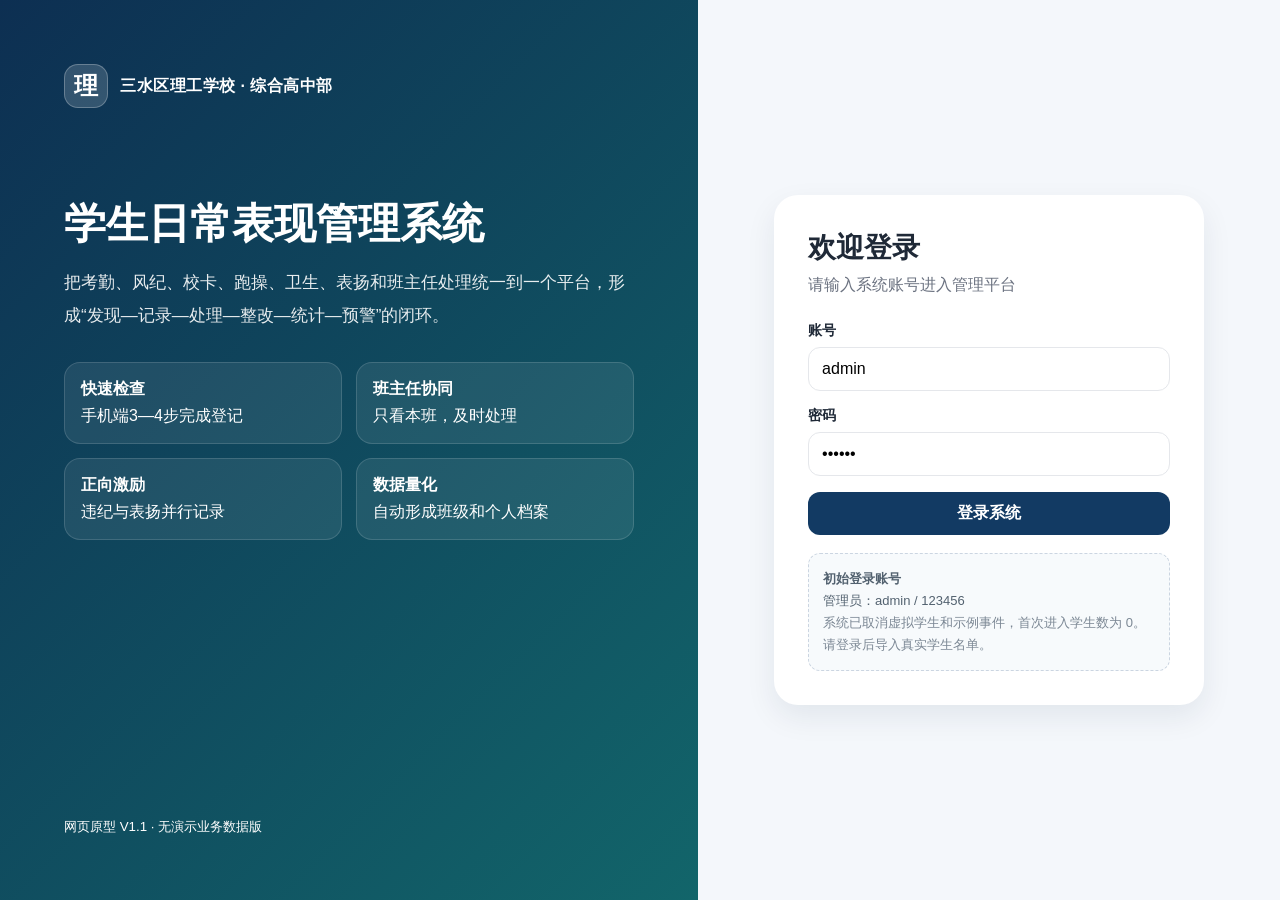
<file: index.html>
<!DOCTYPE html>
<html lang="zh-CN">
<head>
  <meta charset="UTF-8" />
  <meta name="viewport" content="width=device-width, initial-scale=1.0" />
  <title>三水区理工学校综合高中部学生日常表现管理系统</title>
  <link rel="stylesheet" href="styles.css" />
</head>
<body>
  <div id="app"></div>
  <script src="app.js"></script>
</body>
</html>
</file>
<file: styles.css>
:root {
  --primary: #123a63;
  --primary-2: #0f5f68;
  --accent: #e89b3c;
  --bg: #f4f7fb;
  --card: #ffffff;
  --text: #1f2937;
  --muted: #6b7280;
  --line: #e5e7eb;
  --good: #16835f;
  --warn: #d68a11;
  --bad: #c64444;
  --info: #376fb6;
  --shadow: 0 12px 30px rgba(17, 36, 64, .08);
}

* { box-sizing: border-box; }
body { margin:0; font-family: -apple-system,BlinkMacSystemFont,"Segoe UI","PingFang SC","Microsoft YaHei",sans-serif; background:var(--bg); color:var(--text); }
button,input,select,textarea { font: inherit; }
button { cursor:pointer; }

.login-shell { min-height:100vh; display:grid; grid-template-columns: 1.2fr 1fr; }
.login-hero { padding:64px; background:linear-gradient(135deg,#0d2f52,#12656a); color:white; display:flex; flex-direction:column; justify-content:space-between; }
.login-hero h1 { font-size:42px; line-height:1.22; margin:0 0 18px; max-width:760px; }
.login-hero p { max-width:700px; opacity:.9; line-height:1.9; font-size:17px; }
.brand-mark { display:inline-flex; align-items:center; gap:12px; font-weight:800; letter-spacing:.5px; }
.brand-logo { width:44px; height:44px; border-radius:14px; background:rgba(255,255,255,.16); display:grid; place-items:center; font-size:24px; border:1px solid rgba(255,255,255,.25); }
.login-feature-grid { display:grid; grid-template-columns:repeat(2,1fr); gap:14px; margin-top:30px; }
.login-feature { padding:16px; border:1px solid rgba(255,255,255,.14); border-radius:16px; background:rgba(255,255,255,.08); }
.login-feature b { display:block; margin-bottom:6px; }
.login-panel { display:grid; place-items:center; padding:32px; }
.login-card { width:min(430px,100%); background:white; border-radius:24px; box-shadow:var(--shadow); padding:34px; }
.login-card h2 { margin:0 0 8px; font-size:28px; }
.login-card .sub { color:var(--muted); margin-bottom:26px; }
.form-group { margin-bottom:16px; }
.form-group label { display:block; margin-bottom:7px; font-weight:700; font-size:14px; }
.input { width:100%; border:1px solid var(--line); border-radius:12px; padding:12px 13px; background:white; outline:none; transition:.2s; }
.input:focus { border-color:#5f8dbd; box-shadow:0 0 0 3px rgba(55,111,182,.1); }
.btn { border:0; border-radius:12px; padding:11px 16px; background:#eef2f6; color:#26384a; font-weight:700; }
.btn:hover { filter:brightness(.98); }
.btn-primary { background:var(--primary); color:white; }
.btn-good { background:var(--good); color:white; }
.btn-bad { background:var(--bad); color:white; }
.btn-outline { background:white; border:1px solid var(--line); }
.btn-block { width:100%; }
.demo-box { margin-top:18px; background:#f7fafc; border:1px dashed #cbd5e1; padding:14px; border-radius:12px; color:#52616f; font-size:13px; line-height:1.7; }

.app-shell { min-height:100vh; display:grid; grid-template-columns:260px 1fr; }
.sidebar { background:#102f4e; color:white; padding:22px 16px; position:sticky; top:0; height:100vh; overflow:auto; }
.sidebar .brand { display:flex; gap:10px; align-items:center; padding:6px 8px 20px; border-bottom:1px solid rgba(255,255,255,.12); margin-bottom:16px; }
.sidebar .brand strong { display:block; line-height:1.35; }
.sidebar .brand small { opacity:.7; }
.nav-title { font-size:11px; text-transform:uppercase; opacity:.55; padding:10px 12px 7px; letter-spacing:1px; }
.nav-item { width:100%; border:0; background:transparent; color:rgba(255,255,255,.78); text-align:left; border-radius:12px; padding:11px 12px; display:flex; align-items:center; gap:10px; margin:3px 0; }
.nav-item:hover,.nav-item.active { background:rgba(255,255,255,.12); color:white; }
.sidebar-footer { margin-top:20px; padding-top:16px; border-top:1px solid rgba(255,255,255,.12); }

.main { min-width:0; }
.topbar { height:72px; display:flex; align-items:center; justify-content:space-between; padding:0 28px; background:white; border-bottom:1px solid var(--line); position:sticky; top:0; z-index:20; }
.topbar h1 { font-size:20px; margin:0; }
.top-actions { display:flex; gap:10px; align-items:center; }
.user-chip { display:flex; align-items:center; gap:9px; background:#f5f7fa; padding:7px 10px; border-radius:999px; }
.avatar { width:34px; height:34px; border-radius:50%; display:grid; place-items:center; color:white; background:linear-gradient(135deg,#2c6ba0,#198270); font-weight:800; }
.content { padding:26px; max-width:1500px; margin:0 auto; }
.page-head { display:flex; justify-content:space-between; gap:18px; align-items:flex-start; margin-bottom:22px; }
.page-head h2 { margin:0 0 6px; font-size:26px; }
.page-head p { margin:0; color:var(--muted); }
.grid { display:grid; gap:16px; }
.kpis { grid-template-columns:repeat(4,minmax(0,1fr)); }
.kpi { background:var(--card); border:1px solid #edf0f3; border-radius:18px; padding:18px; box-shadow:0 8px 20px rgba(16,47,78,.05); }
.kpi-top { display:flex; justify-content:space-between; align-items:center; color:var(--muted); font-size:13px; }
.kpi-value { font-size:30px; font-weight:800; margin:8px 0 3px; }
.kpi small { color:var(--muted); }
.icon-box { width:38px; height:38px; border-radius:12px; display:grid; place-items:center; background:#edf5fa; }

.card { background:var(--card); border:1px solid #edf0f3; border-radius:18px; box-shadow:0 8px 20px rgba(16,47,78,.05); }
.card-head { padding:18px 20px 10px; display:flex; justify-content:space-between; align-items:center; gap:12px; }
.card-head h3 { margin:0; font-size:17px; }
.card-body { padding:14px 20px 20px; }
.two-col { grid-template-columns:1.4fr 1fr; }
.quick-grid { display:grid; grid-template-columns:repeat(3,1fr); gap:12px; }
.quick-btn { border:1px solid var(--line); background:white; border-radius:14px; min-height:86px; padding:14px; text-align:left; transition:.18s; }
.quick-btn:hover { transform:translateY(-2px); border-color:#b7c9d9; box-shadow:0 8px 18px rgba(16,47,78,.07); }
.quick-btn b { display:block; margin:8px 0 3px; }
.quick-btn small { color:var(--muted); }

.table-wrap { overflow:auto; }
table { width:100%; border-collapse:collapse; min-width:760px; }
th,td { text-align:left; padding:12px 10px; border-bottom:1px solid #eef1f4; font-size:14px; }
th { color:#667485; font-size:12px; font-weight:800; background:#fafbfd; position:sticky; top:0; }
.badge { display:inline-flex; align-items:center; gap:5px; border-radius:999px; padding:5px 9px; font-size:12px; font-weight:700; background:#eef2f6; }
.badge.good { color:#0f7654; background:#e8f7f1; }
.badge.warn { color:#a66a05; background:#fff5df; }
.badge.bad { color:#ad3030; background:#fdeaea; }
.badge.info { color:#2d63a3; background:#eaf2fb; }

.section-grid { display:grid; grid-template-columns:repeat(2,minmax(0,1fr)); gap:16px; }
.score-list { display:grid; gap:10px; }
.score-row { display:grid; grid-template-columns:100px 1fr 54px; gap:10px; align-items:center; }
.score-track { height:10px; background:#edf1f5; border-radius:999px; overflow:hidden; }
.score-fill { height:100%; background:linear-gradient(90deg,#246797,#1b846f); border-radius:999px; }

.mobile-check-shell { max-width:780px; margin:0 auto; }
.segment { display:flex; gap:8px; flex-wrap:wrap; }
.segment button { padding:9px 13px; border-radius:999px; border:1px solid var(--line); background:white; }
.segment button.active { background:var(--primary); color:white; border-color:var(--primary); }
.student-check-list { display:grid; grid-template-columns:repeat(2,minmax(0,1fr)); gap:10px; margin-top:12px; }
.student-check { border:1px solid var(--line); border-radius:14px; padding:12px; background:white; display:flex; justify-content:space-between; align-items:center; }
.student-check.selected { border-color:#d88b1c; background:#fff8ed; }
.student-check input { width:18px; height:18px; }
.sticky-submit { position:sticky; bottom:10px; padding:12px; background:rgba(244,247,251,.92); backdrop-filter:blur(8px); border-radius:16px; margin-top:16px; }

.profile-top { display:grid; grid-template-columns:auto 1fr auto; gap:18px; align-items:center; }
.profile-photo { width:78px; height:78px; border-radius:20px; background:linear-gradient(135deg,#1e678f,#2b8c72); display:grid; place-items:center; color:white; font-size:28px; font-weight:800; }
.profile-meta h3 { margin:0 0 5px; font-size:24px; }
.profile-meta p { margin:3px 0; color:var(--muted); }
.timeline { position:relative; padding-left:24px; }
.timeline:before { content:""; position:absolute; left:7px; top:6px; bottom:4px; width:2px; background:#e4e9ee; }
.timeline-item { position:relative; padding:0 0 18px 8px; }
.timeline-item:before { content:""; position:absolute; left:-22px; top:5px; width:10px; height:10px; border-radius:50%; background:#3f78ab; box-shadow:0 0 0 4px #edf4fa; }
.timeline-item.positive:before { background:#1c8c67; box-shadow:0 0 0 4px #ebf8f3; }
.timeline-item h4 { margin:0 0 5px; }
.timeline-item p { margin:3px 0; color:var(--muted); }

.filters { display:flex; gap:10px; flex-wrap:wrap; }
.filters .input { width:auto; min-width:150px; }
.notice { border:1px solid #e7d8ae; background:#fffaf0; border-radius:14px; padding:12px 14px; color:#765d26; }
.empty { text-align:center; padding:38px 16px; color:var(--muted); }

.modal-backdrop { position:fixed; inset:0; background:rgba(15,23,42,.45); z-index:60; display:grid; place-items:center; padding:18px; }
.modal { width:min(560px,100%); max-height:86vh; overflow:auto; background:white; border-radius:20px; box-shadow:0 20px 60px rgba(0,0,0,.22); }
.modal-head { display:flex; justify-content:space-between; align-items:center; padding:18px 20px; border-bottom:1px solid var(--line); }
.modal-body { padding:20px; }
.modal-foot { padding:16px 20px; border-top:1px solid var(--line); display:flex; justify-content:flex-end; gap:10px; }

.toast { position:fixed; right:22px; bottom:22px; z-index:100; padding:12px 16px; border-radius:12px; background:#13324f; color:white; box-shadow:var(--shadow); animation:toastin .2s ease-out; }
@keyframes toastin { from { transform:translateY(8px); opacity:0; } }

.mobile-topnav { display:none; }
.mobile-bottom { display:none; }

@media (max-width: 1100px) {
  .kpis { grid-template-columns:repeat(2,minmax(0,1fr)); }
  .two-col,.section-grid { grid-template-columns:1fr; }
}
@media (max-width: 820px) {
  .login-shell { grid-template-columns:1fr; }
  .login-hero { display:none; }
  .login-panel { min-height:100vh; }
  .app-shell { display:block; }
  .sidebar { display:none; }
  .topbar { height:62px; padding:0 14px; }
  .topbar h1 { font-size:16px; max-width:62vw; white-space:nowrap; overflow:hidden; text-overflow:ellipsis; }
  .top-actions .user-chip span { display:none; }
  .content { padding:16px 12px 84px; }
  .page-head { display:block; }
  .page-head .filters { margin-top:12px; }
  .kpis { grid-template-columns:repeat(2,minmax(0,1fr)); gap:10px; }
  .kpi { padding:14px; }
  .kpi-value { font-size:25px; }
  .quick-grid { grid-template-columns:repeat(2,1fr); }
  .student-check-list { grid-template-columns:1fr; }
  .profile-top { grid-template-columns:auto 1fr; }
  .profile-top > :last-child { grid-column:1 / -1; }
  .mobile-bottom { position:fixed; bottom:0; left:0; right:0; display:grid; grid-template-columns:repeat(5,1fr); background:white; border-top:1px solid var(--line); z-index:40; padding-bottom:env(safe-area-inset-bottom); }
  .mobile-bottom button { border:0; background:white; padding:9px 4px; font-size:11px; color:#657382; }
  .mobile-bottom button.active { color:var(--primary); font-weight:800; }
  .mobile-bottom .main-action { transform:translateY(-10px); width:48px; height:48px; border-radius:50%; margin:auto; background:var(--primary); color:white; box-shadow:0 8px 18px rgba(18,58,99,.3); }
}
@media (max-width:520px) {
  .kpis { grid-template-columns:1fr 1fr; }
  .quick-grid { grid-template-columns:1fr 1fr; }
  .quick-btn { min-height:74px; }
  .login-card { padding:24px 20px; }
  .filters .input { width:100%; }
}
</file>
